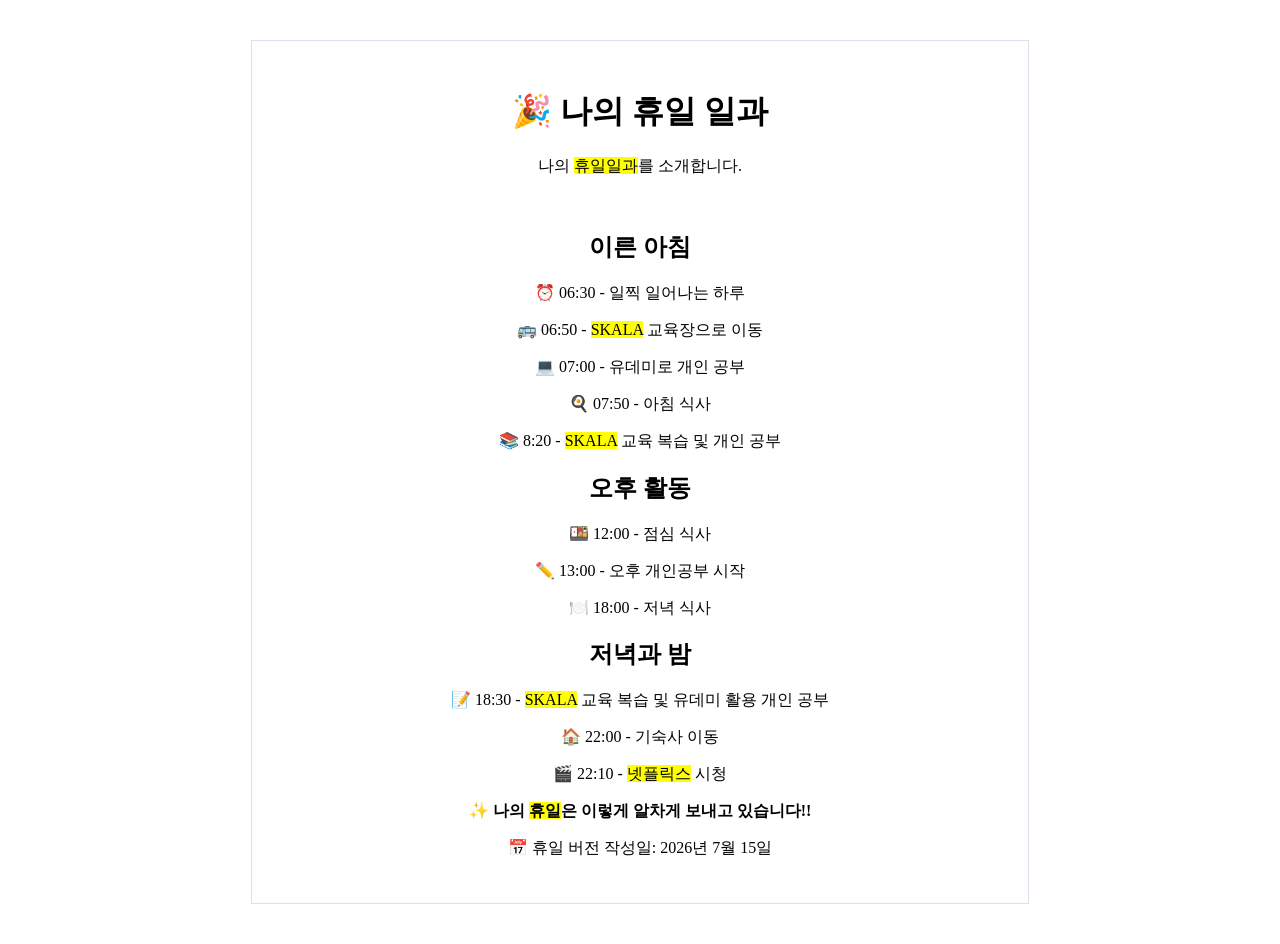
<file: holiday.html>
<!DOCTYPE html>
<html lang="ko">
<head>
    <meta charset="UTF-8">
    <title>나의 휴일 일과</title>
</head>
<body>
    <div class="container" style="max-width: 720px; margin: 40px auto; padding: 28px; background-color: white; border: 1px solid #d9e2ec; text-align: center;">
    <h1>🎉 나의 휴일 일과</h1>
    <p>나의 <mark>휴일일과</mark>를 소개합니다.</p>
    <br>
    <h2>이른 아침</h2>
    <p>⏰ 06:30 - 일찍 일어나는 하루</p>
    <p>🚌 06:50 - <mark>SKALA</mark> 교육장으로 이동</p>
    <p>💻 07:00 - 유데미로 개인 공부</p>
    <p>🍳 07:50 - 아침 식사</p>
    <p>📚 8:20 - <mark>SKALA</mark> 교육 복습 및 개인 공부</p>
    <h2>오후 활동</h2>
    <p>🍱 12:00 - 점심 식사</p>
    <p>✏️ 13:00 - 오후 개인공부 시작</p>
    <p>🍽️ 18:00 - 저녁 식사</p>
    <h2>저녁과 밤</h2>
    <p>📝 18:30 - <mark>SKALA</mark> 교육 복습 및 유데미 활용 개인 공부</p>
    <p>🏠 22:00 - 기숙사 이동</p>
    <p>🎬 22:10 - <mark>넷플릭스</mark> 시청</p>
    <p style="font-weight: bold;">✨ 나의 <mark>휴일</mark>은 이렇게 알차게 보내고 있습니다!!</p>
    <p>📅 휴일 버전 작성일: 2026년 7월 15일</p>
    </div>
</body>
</html>
</file>
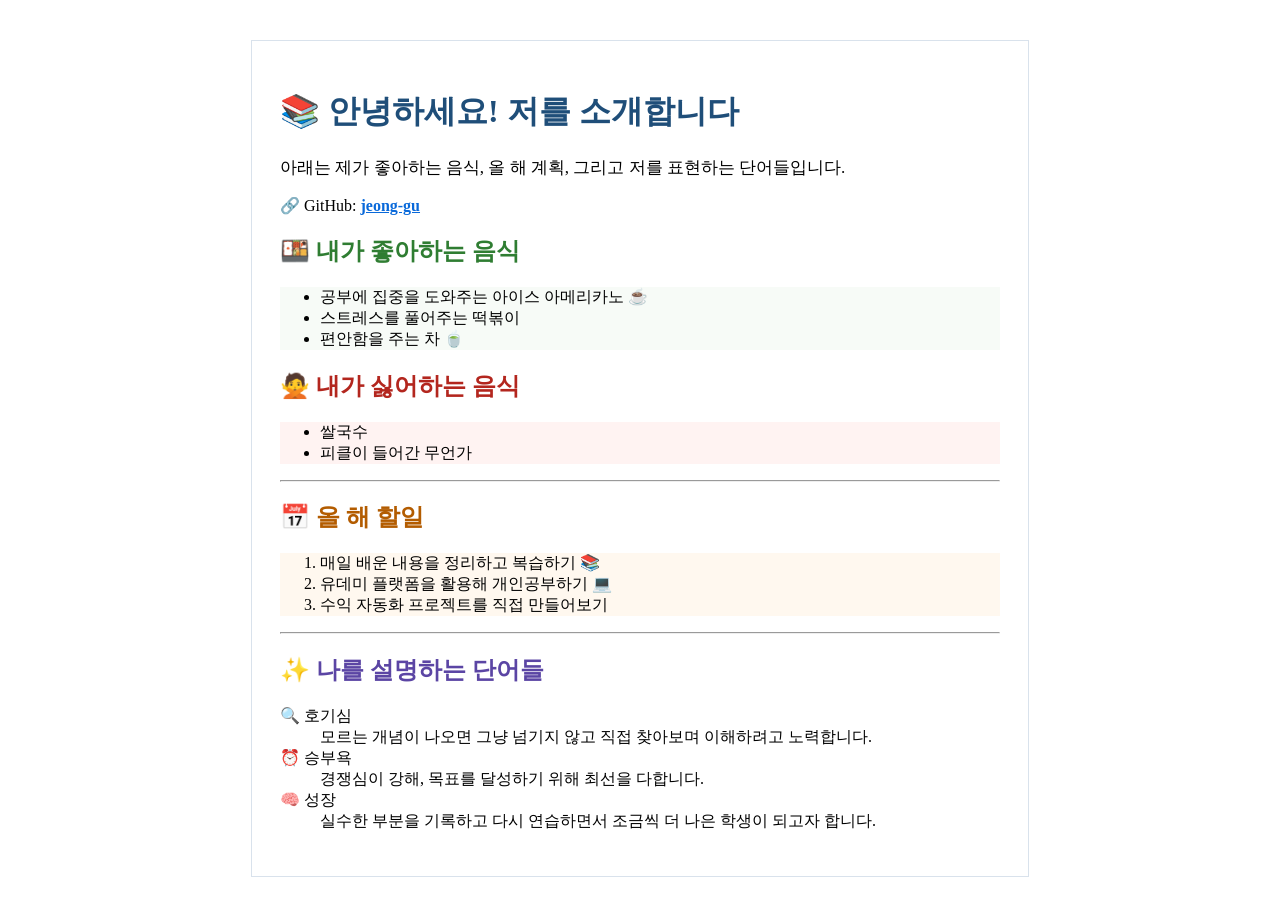
<file: myProfile.html>
<!DOCTYPE html>
<html lang="ko">
<head>
    <meta charset="UTF-8">
    <meta name="viewport" content="width=device-width, initial-scale=1.0">
    <title>나의 프로필</title>
</head>
<body>
    <div class="container" style="max-width: 720px; margin: 40px auto; padding: 28px;border: 1px solid #d9e2ec;">

    <h1 style="color: #1f4e79; font-size: 32px;">📚 안녕하세요! 저를 소개합니다</h1>
    <p style="font-size: 17px;">아래는 제가 좋아하는 음식, 올 해 계획, 그리고 저를 표현하는 단어들입니다.</p>
    <p style="font-size: 16px;">🔗 GitHub: <a href="https://github.com/jeong-gu" style="color: #0969da; font-weight: bold;">jeong-gu</a></p>

    <h2 style="color: #2f7d32;">🍱 내가 좋아하는 음식</h2>
    <ul style="background-color: #f7fbf7;">
        <li>공부에 집중을 도와주는 아이스 아메리카노 ☕</li>
        <li>스트레스를 풀어주는 떡볶이 </li>
        <li>편안함을 주는 차 🍵</li>
    </ul>

    <h2 style="color: #b3261e;">🙅 내가 싫어하는 음식</h2>
    <ul style="background-color: #fff3f2;">
        <li>쌀국수</li>
        <li>피클이 들어간 무언가</li>
    </ul>

    <hr>

    <h2 style="color: #b35c00;">📅 올 해 할일</h2>
    <ol style="background-color: #fff8ef;">
        <li>매일 배운 내용을 정리하고 복습하기 📚</li>
        <li>유데미 플랫폼을 활용해 개인공부하기 💻</li>
        <li>수익 자동화 프로젝트를 직접 만들어보기</li>
    </ol>

    <hr>

    <h2 style="color: #5b45a4;">✨ 나를 설명하는 단어들</h2>
    <dl>
        <dt>🔍 호기심</dt>
        <dd>모르는 개념이 나오면 그냥 넘기지 않고 직접 찾아보며 이해하려고 노력합니다.</dd>
        
        <dt>⏰ 승부욕</dt>
        <dd>경쟁심이 강해, 목표를 달성하기 위해 최선을 다합니다.</dd>
        
        <dt>🧠 성장</dt>
        <dd>실수한 부분을 기록하고 다시 연습하면서 조금씩 더 나은 학생이 되고자 합니다.</dd>
    </dl>

    </div>
</body>
</html>
</file>
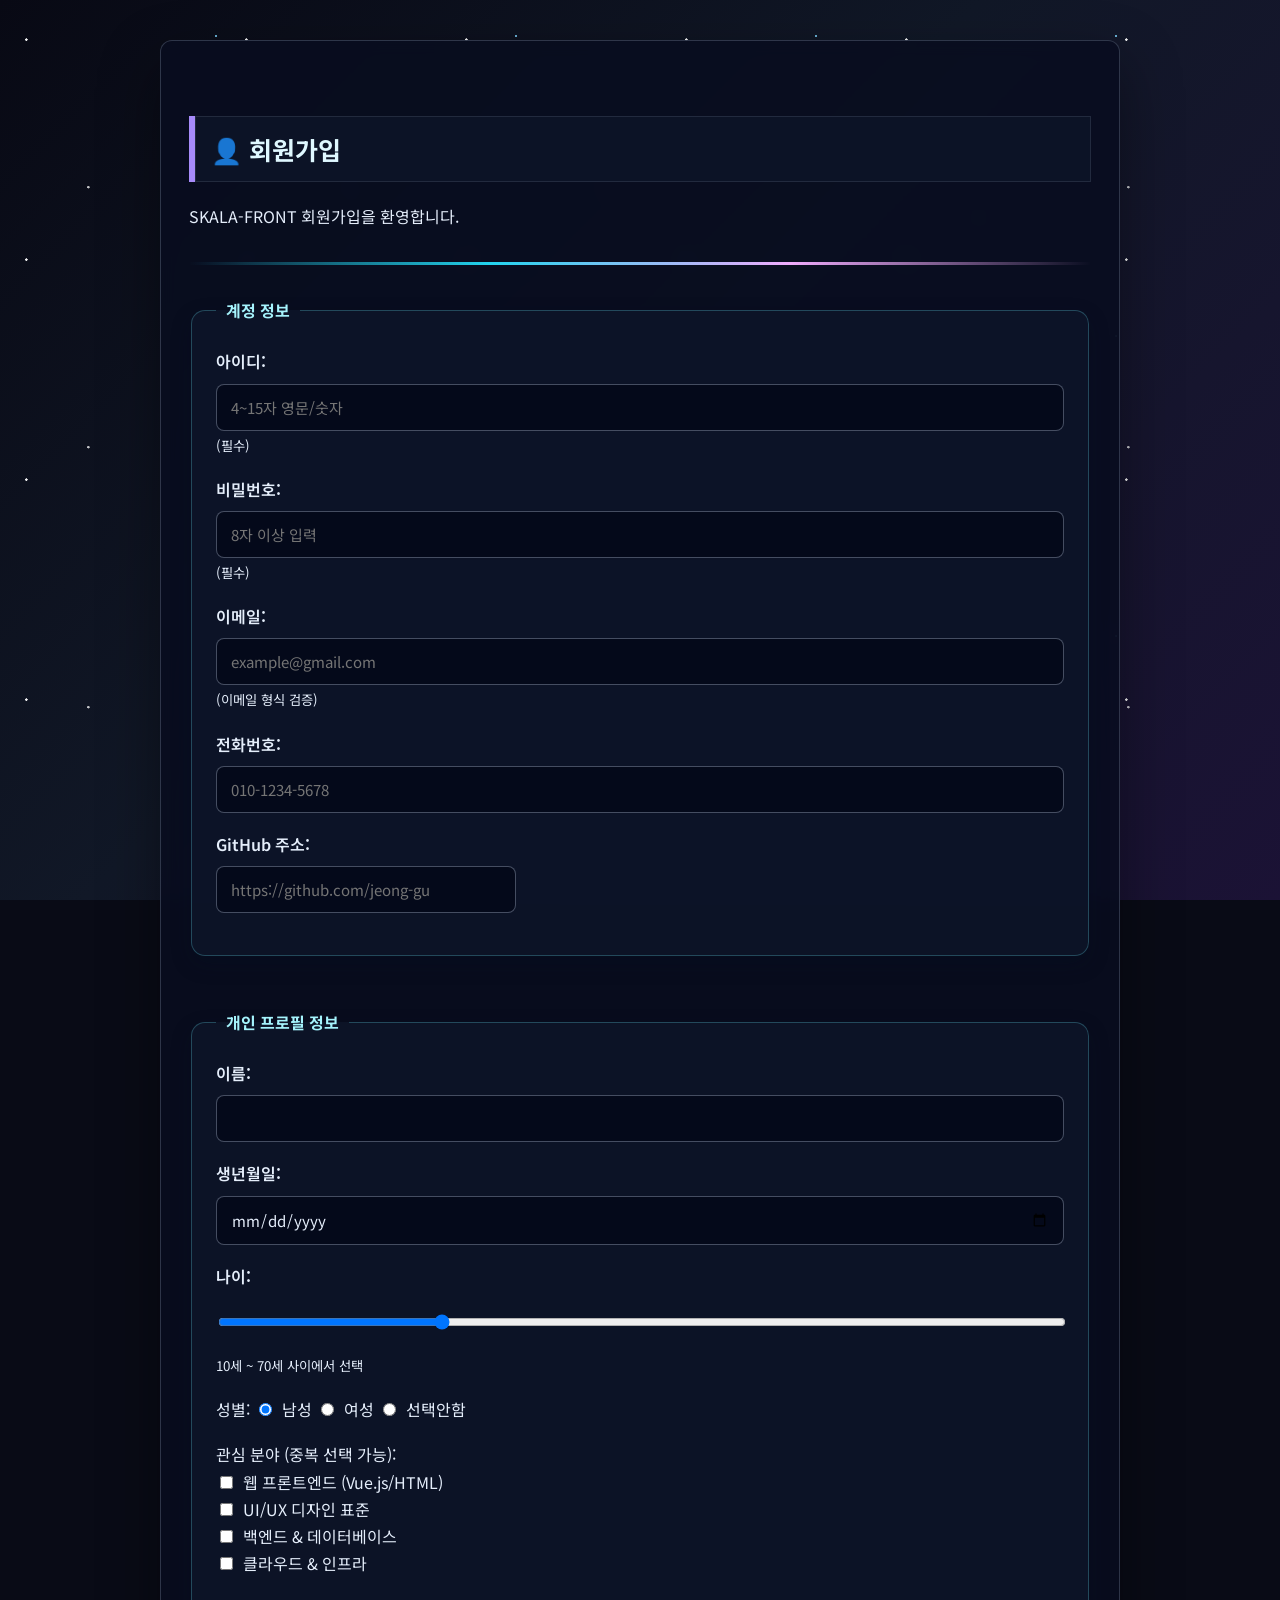
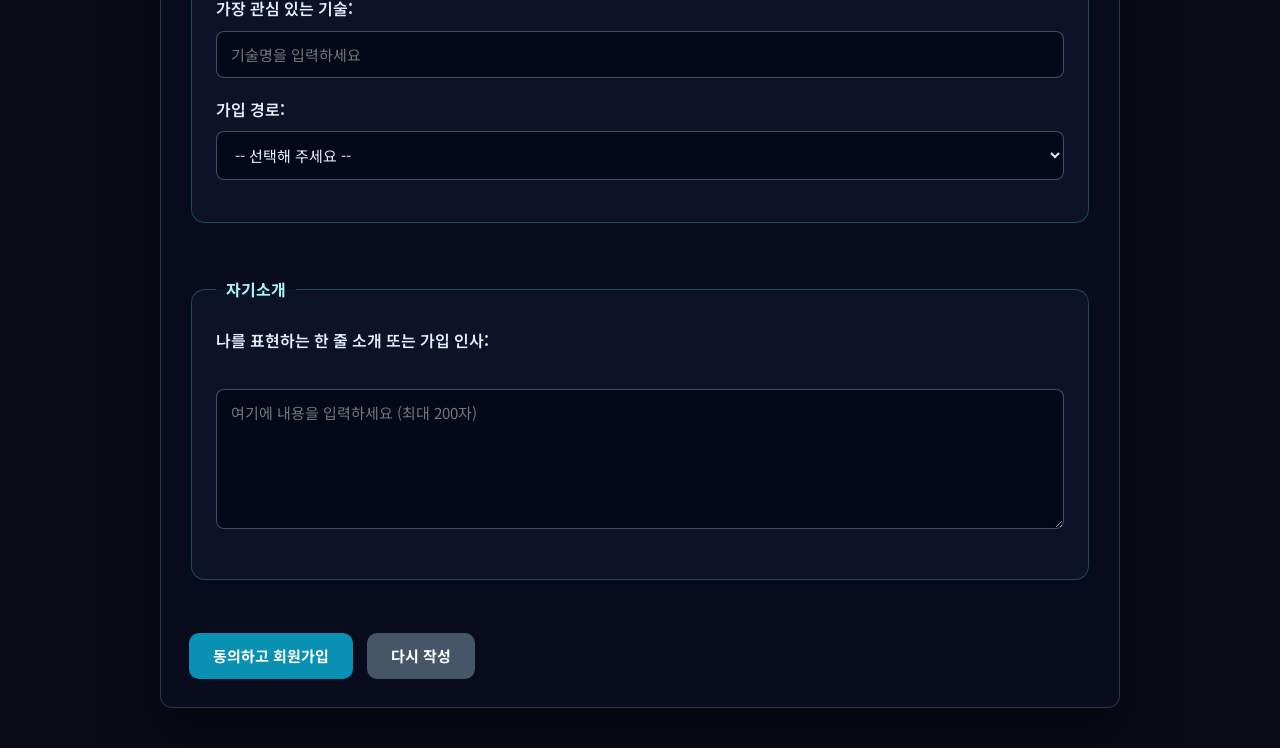
<file: signUp.html>
<!DOCTYPE html>
<html lang="ko">
<head>
    <meta charset="UTF-8">
    <meta name="viewport" content="width=device-width, initial-scale=1.0">
    <title>회원가입</title>
    <link rel="stylesheet" href="../css/style.css">
</head>
<body>
    <div class="container">

<h2>👤 회원가입</h2>
    <p>SKALA-FRONT 회원가입을 환영합니다.</p>
    <hr>

    <form action="signUpResult.html" method="get">
        
        <fieldset>
            <legend>계정 정보</legend>
            <p>
                <label for="userId">아이디: </label>
                <input type="text" id="userId" name="userId" minlength="4" maxlength="15" required placeholder="4~15자 영문/숫자">
                <small>(필수)</small>
            </p>
            <p>
                <label for="userPw">비밀번호: </label>
                <input type="password" id="userPw" name="userPw" minlength="8" required placeholder="8자 이상 입력">
                <small>(필수)</small>
            </p>
            <p>
                <label for="userEmail">이메일: </label>
                <input type="email" id="userEmail" name="userEmail" required placeholder="example@gmail.com">
                <small>(이메일 형식 검증)</small>
            </p>
            <p>
                <label for="userPhone">전화번호: </label>
                <input type="tel" id="userPhone" name="userPhone" placeholder="010-1234-5678">
            </p>
            <p>
                <label for="githubUrl">GitHub 주소: </label>
                <input type="url" id="githubUrl" style="width: 300px;" name="githubUrl" placeholder="https://github.com/jeong-gu">
            </p>
        </fieldset>

        <br>

        <fieldset>
            <legend>개인 프로필 정보</legend>
            <p>
                <label for="userName">이름: </label>
                <input type="text" id="userName" name="userName" required>
            </p>
            <p>
                <label for="userBirth">생년월일: </label>
                <input type="date" id="userBirth" name="userBirth">
            </p>
            <p>
                <label for="userAge">나이: </label>
                <input type="range" id="userAge" name="userAge" min="10" max="70" step="1" value="25">
                <small>10세 ~ 70세 사이에서 선택</small>
            </p>
            <p>
                성별: 
                <label><input type="radio" name="gender" value="male" checked> 남성</label>
                <label><input type="radio" name="gender" value="female"> 여성</label>
                <label><input type="radio" name="gender" value="none"> 선택안함</label>
            </p>
            <p>
                관심 분야 (중복 선택 가능): <br>
                <label><input type="checkbox" name="interest" value="frontend"> 웹 프론트엔드 (Vue.js/HTML)</label><br>
                <label><input type="checkbox" name="interest" value="uiux"> UI/UX 디자인 표준</label><br>
                <label><input type="checkbox" name="interest" value="backend"> 백엔드 & 데이터베이스</label><br>
                <label><input type="checkbox" name="interest" value="devops"> 클라우드 & 인프라</label>
            </p>
            <p>
                <label for="favoriteSkill">가장 관심 있는 기술: </label>
                <input type="text" id="favoriteSkill" name="favoriteSkill" list="skillList" placeholder="기술명을 입력하세요">
                <datalist id="skillList">
                    <option value="HTML">
                    <option value="CSS">
                    <option value="JavaScript">
                    <option value="Vue.js">
                    <option value="Python">
                    <option value="Java">
                    <option value="AWS">
                    <option value="Docker">
                    <option value="PostgreSQL">
                </datalist>
            </p>
            
            <p>
                <label for="joinPath">가입 경로: </label>
                <select id="joinPath" name="joinPath">
                    <option value="" disabled selected>-- 선택해 주세요 --</option>
                    <option value="search">인터넷 검색</option>
                    <option value="friend">지인 추천</option>
                    <option value="sns">SNS 광고</option>
                    <option value="etc">기타</option>
                </select>
            </p>
        </fieldset>

        <br>

        <fieldset>
            <legend>자기소개</legend>
            <p>
                <label for="intro">나를 표현하는 한 줄 소개 또는 가입 인사:</label><br>
                <textarea id="intro" name="intro" rows="5" cols="50" placeholder="여기에 내용을 입력하세요 (최대 200자)"></textarea>
            </p>
        </fieldset>

        <br>

        <input type="submit" class="btn-submit" value="동의하고 회원가입">
        <input type="reset" class="btn-reset" value="다시 작성">

    </form>

    </div>
</body>
</html>
</file>
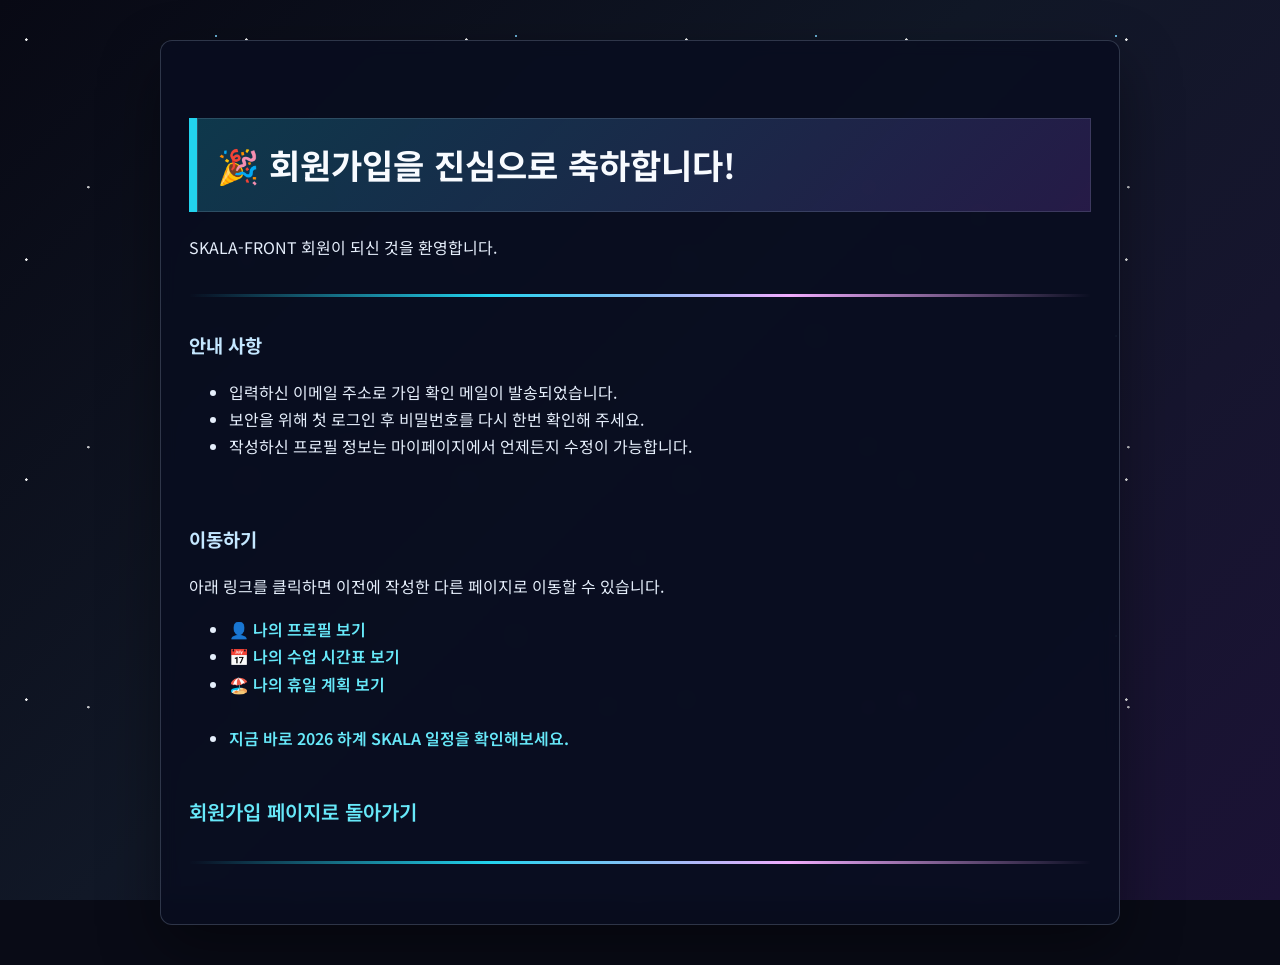
<file: signUpResult.html>
<!DOCTYPE html>
<html lang="ko">
<head>
    <meta charset="UTF-8">
    <meta name="viewport" content="width=device-width, initial-scale=1.0">
    <title>회원가입 완료 - 환영합니다!</title>
    <link rel="stylesheet" href="../css/style.css">
</head>
<body>
    <div class="container">

    <h1>🎉 회원가입을 진심으로 축하합니다!</h1>
    <p>SKALA-FRONT 회원이 되신 것을 환영합니다.</p>
    <hr>

    <h3>안내 사항</h3>
    <ul>
        <li>입력하신 이메일 주소로 가입 확인 메일이 발송되었습니다.</li>
        <li>보안을 위해 첫 로그인 후 비밀번호를 다시 한번 확인해 주세요.</li>
        <li>작성하신 프로필 정보는 마이페이지에서 언제든지 수정이 가능합니다.</li>
    </ul>

    <br>

    <h3>이동하기</h3>
    <p>아래 링크를 클릭하면 이전에 작성한 다른 페이지로 이동할 수 있습니다.</p>
    
    <ul>
        <li><a href="myProfile.html">👤 나의 프로필 보기</a></li>
        <li><a href="myClass.html">📅 나의 수업 시간표 보기</a></li>
        <li><a href="Holiday.html">🏖️ 나의 휴일 계획 보기</a></li>
        <br>
        <li><a href="./output/4개반 시간표_260710.html">지금 바로 2026 하계 SKALA 일정을 확인해보세요.</a></li>
    </ul>

    <br>
    <a href="signUp.html" style="font-size: 20px;">회원가입 페이지로 돌아가기</a>
    <hr>

    </div>
</body>
</html>
</file>
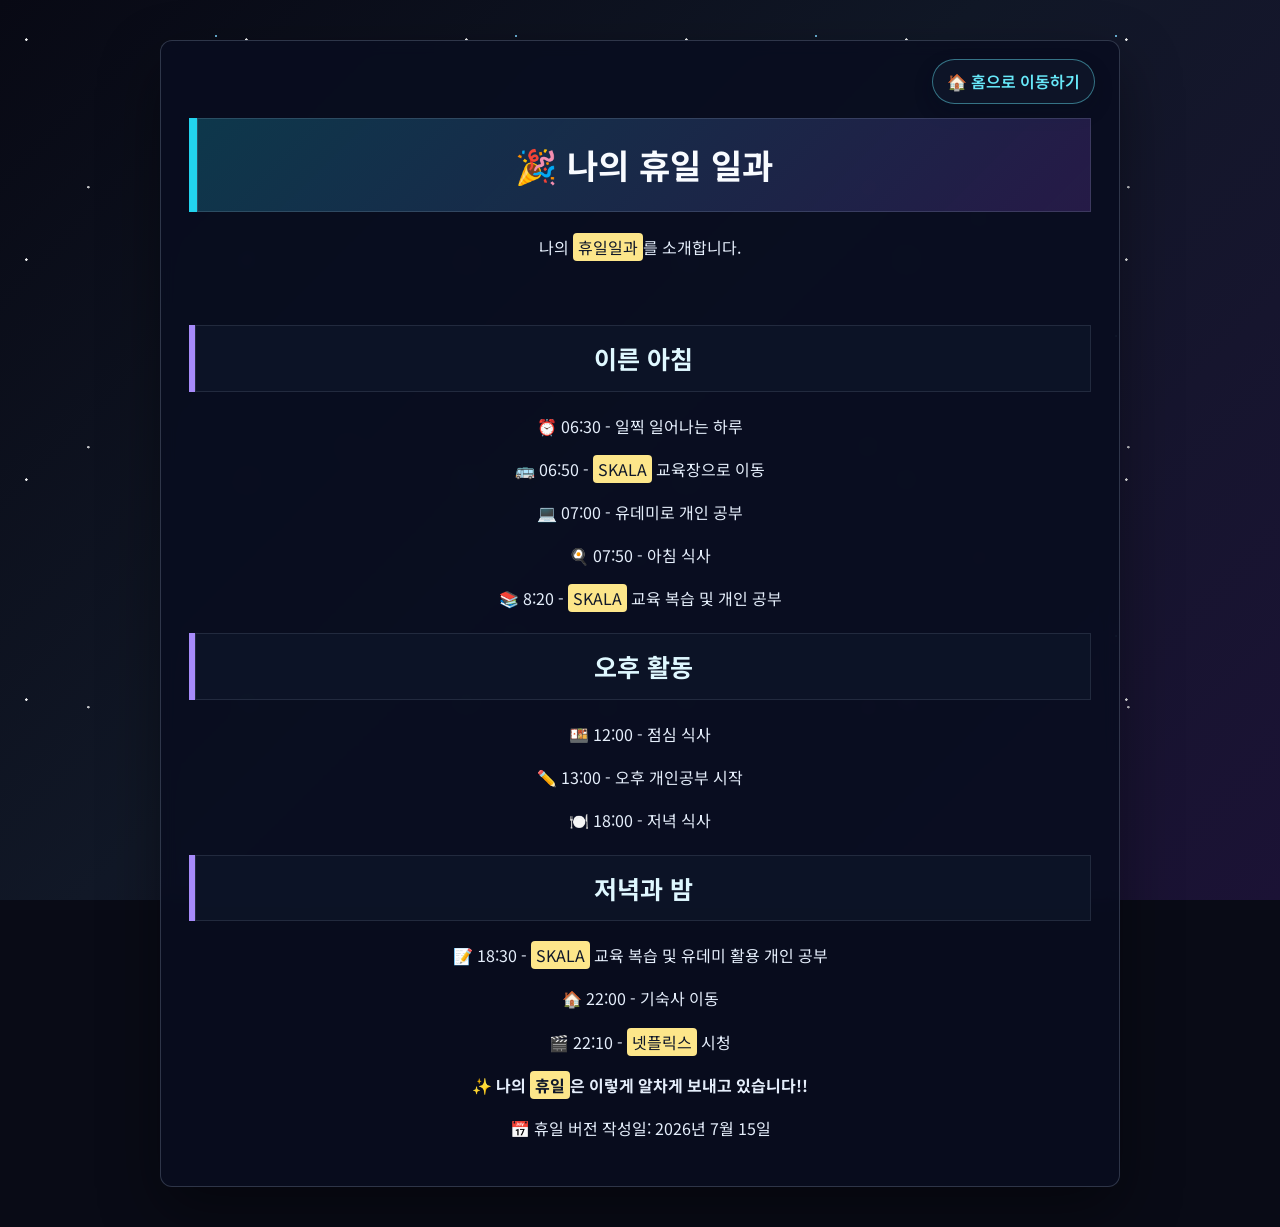
<file: html/holiday.html>
<!DOCTYPE html>
<html lang="ko">
<head>
    <meta charset="UTF-8">
    <title>나의 휴일 일과</title>
    <link rel="stylesheet" href="../css/style.css">
</head>
<body>
    <div class="container center-page">
    <a href="index.html" class="home-link">🏠 홈으로 이동하기</a>
    <h1 class="hero-title">🎉 나의 휴일 일과</h1>
    <p>나의 <mark>휴일일과</mark>를 소개합니다.</p>
    <br>
    <h2>이른 아침</h2>
    <p>⏰ 06:30 - 일찍 일어나는 하루</p>
    <p>🚌 06:50 - <mark>SKALA</mark> 교육장으로 이동</p>
    <p>💻 07:00 - 유데미로 개인 공부</p>
    <p>🍳 07:50 - 아침 식사</p>
    <p>📚 8:20 - <mark>SKALA</mark> 교육 복습 및 개인 공부</p>
    <h2>오후 활동</h2>
    <p>🍱 12:00 - 점심 식사</p>
    <p>✏️ 13:00 - 오후 개인공부 시작</p>
    <p>🍽️ 18:00 - 저녁 식사</p>
    <h2>저녁과 밤</h2>
    <p>📝 18:30 - <mark>SKALA</mark> 교육 복습 및 유데미 활용 개인 공부</p>
    <p>🏠 22:00 - 기숙사 이동</p>
    <p>🎬 22:10 - <mark>넷플릭스</mark> 시청</p>
    <p class="strong-text">✨ 나의 <mark>휴일</mark>은 이렇게 알차게 보내고 있습니다!!</p>
    <p>📅 휴일 버전 작성일: 2026년 7월 15일</p>
    </div>
</body>
</html>
</file>
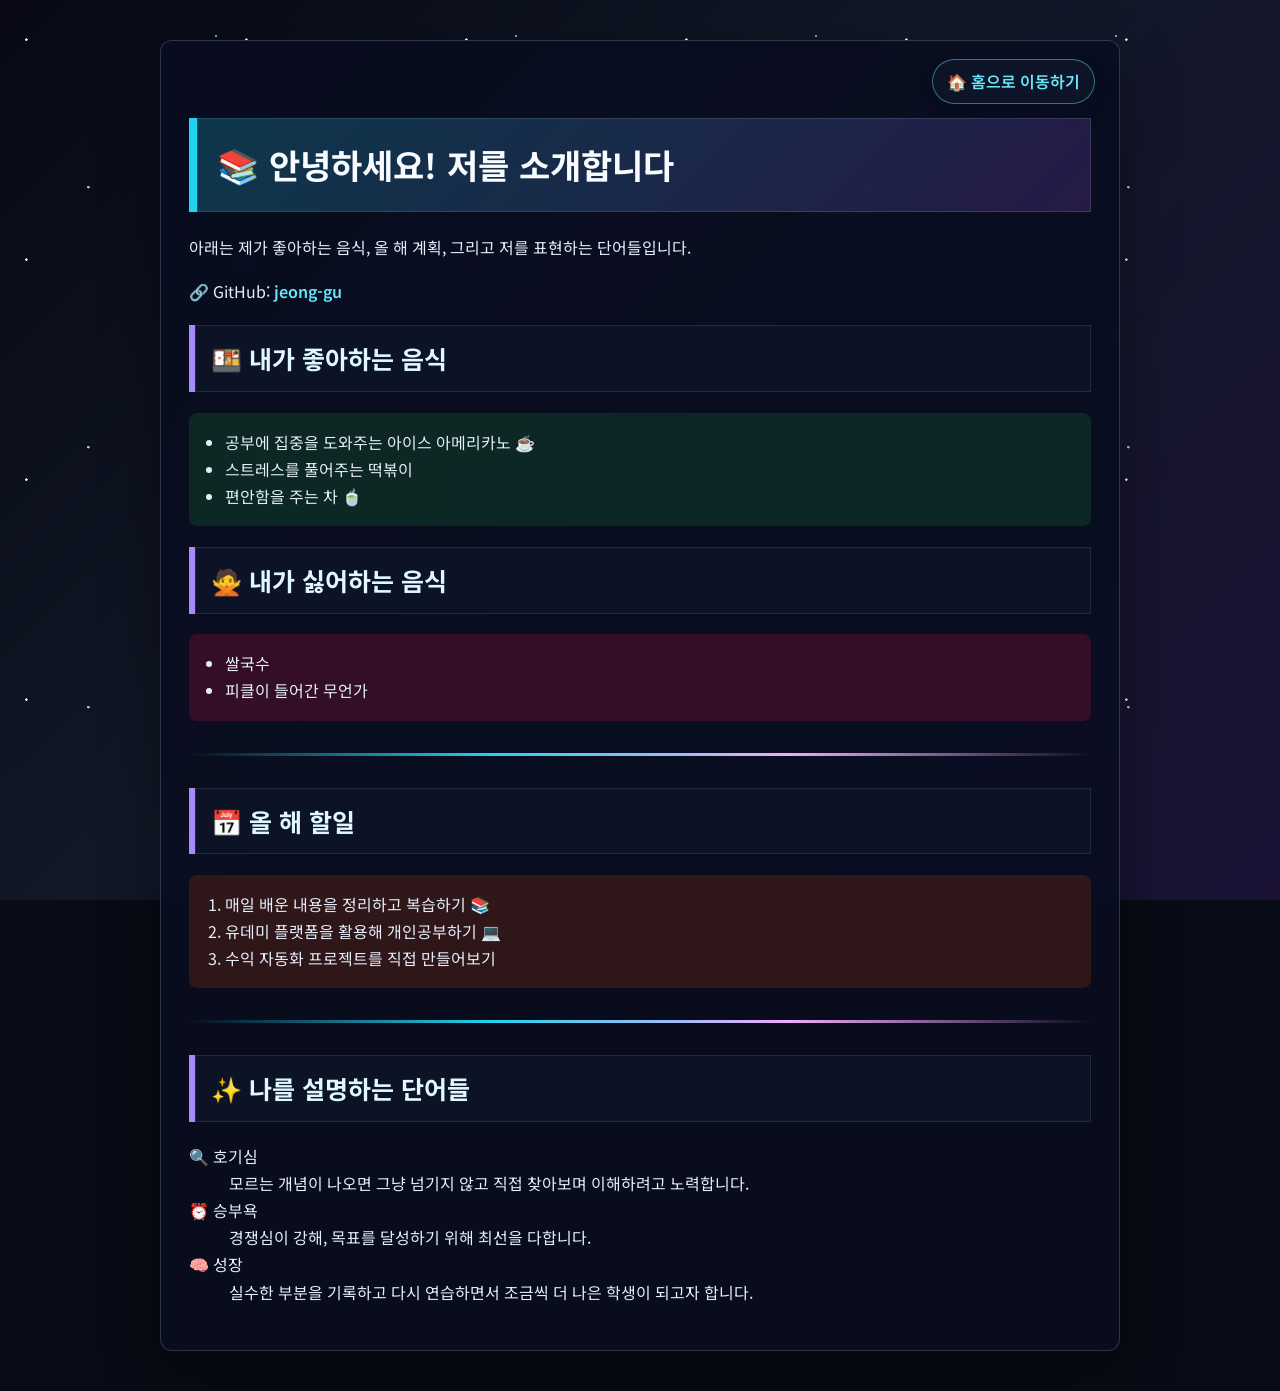
<file: html/myProfile.html>
<!DOCTYPE html>
<html lang="ko">
<head>
    <meta charset="UTF-8">
    <meta name="viewport" content="width=device-width, initial-scale=1.0">
    <title>나의 프로필</title>
    <link rel="stylesheet" href="../css/style.css">
</head>
<body>
    <div class="container">

    <a href="index.html" class="home-link">🏠 홈으로 이동하기</a>
    <h1 class="hero-title">📚 안녕하세요! 저를 소개합니다</h1>
    <p>아래는 제가 좋아하는 음식, 올 해 계획, 그리고 저를 표현하는 단어들입니다.</p>
    <p>🔗 GitHub: <a href="https://github.com/jeong-gu">jeong-gu</a></p>

    <h2>🍱 내가 좋아하는 음식</h2>
    <ul class="profile-list favorite-list">
        <li>공부에 집중을 도와주는 아이스 아메리카노 ☕</li>
        <li>스트레스를 풀어주는 떡볶이 </li>
        <li>편안함을 주는 차 🍵</li>
    </ul>

    <h2>🙅 내가 싫어하는 음식</h2>
    <ul class="profile-list dislike-list">
        <li>쌀국수</li>
        <li>피클이 들어간 무언가</li>
    </ul>

    <hr>

    <h2>📅 올 해 할일</h2>
    <ol class="profile-list todo-list">
        <li>매일 배운 내용을 정리하고 복습하기 📚</li>
        <li>유데미 플랫폼을 활용해 개인공부하기 💻</li>
        <li>수익 자동화 프로젝트를 직접 만들어보기</li>
    </ol>

    <hr>

    <h2>✨ 나를 설명하는 단어들</h2>
    <dl>
        <dt>🔍 호기심</dt>
        <dd>모르는 개념이 나오면 그냥 넘기지 않고 직접 찾아보며 이해하려고 노력합니다.</dd>
        
        <dt>⏰ 승부욕</dt>
        <dd>경쟁심이 강해, 목표를 달성하기 위해 최선을 다합니다.</dd>
        
        <dt>🧠 성장</dt>
        <dd>실수한 부분을 기록하고 다시 연습하면서 조금씩 더 나은 학생이 되고자 합니다.</dd>
    </dl>

    </div>
</body>
</html>
</file>
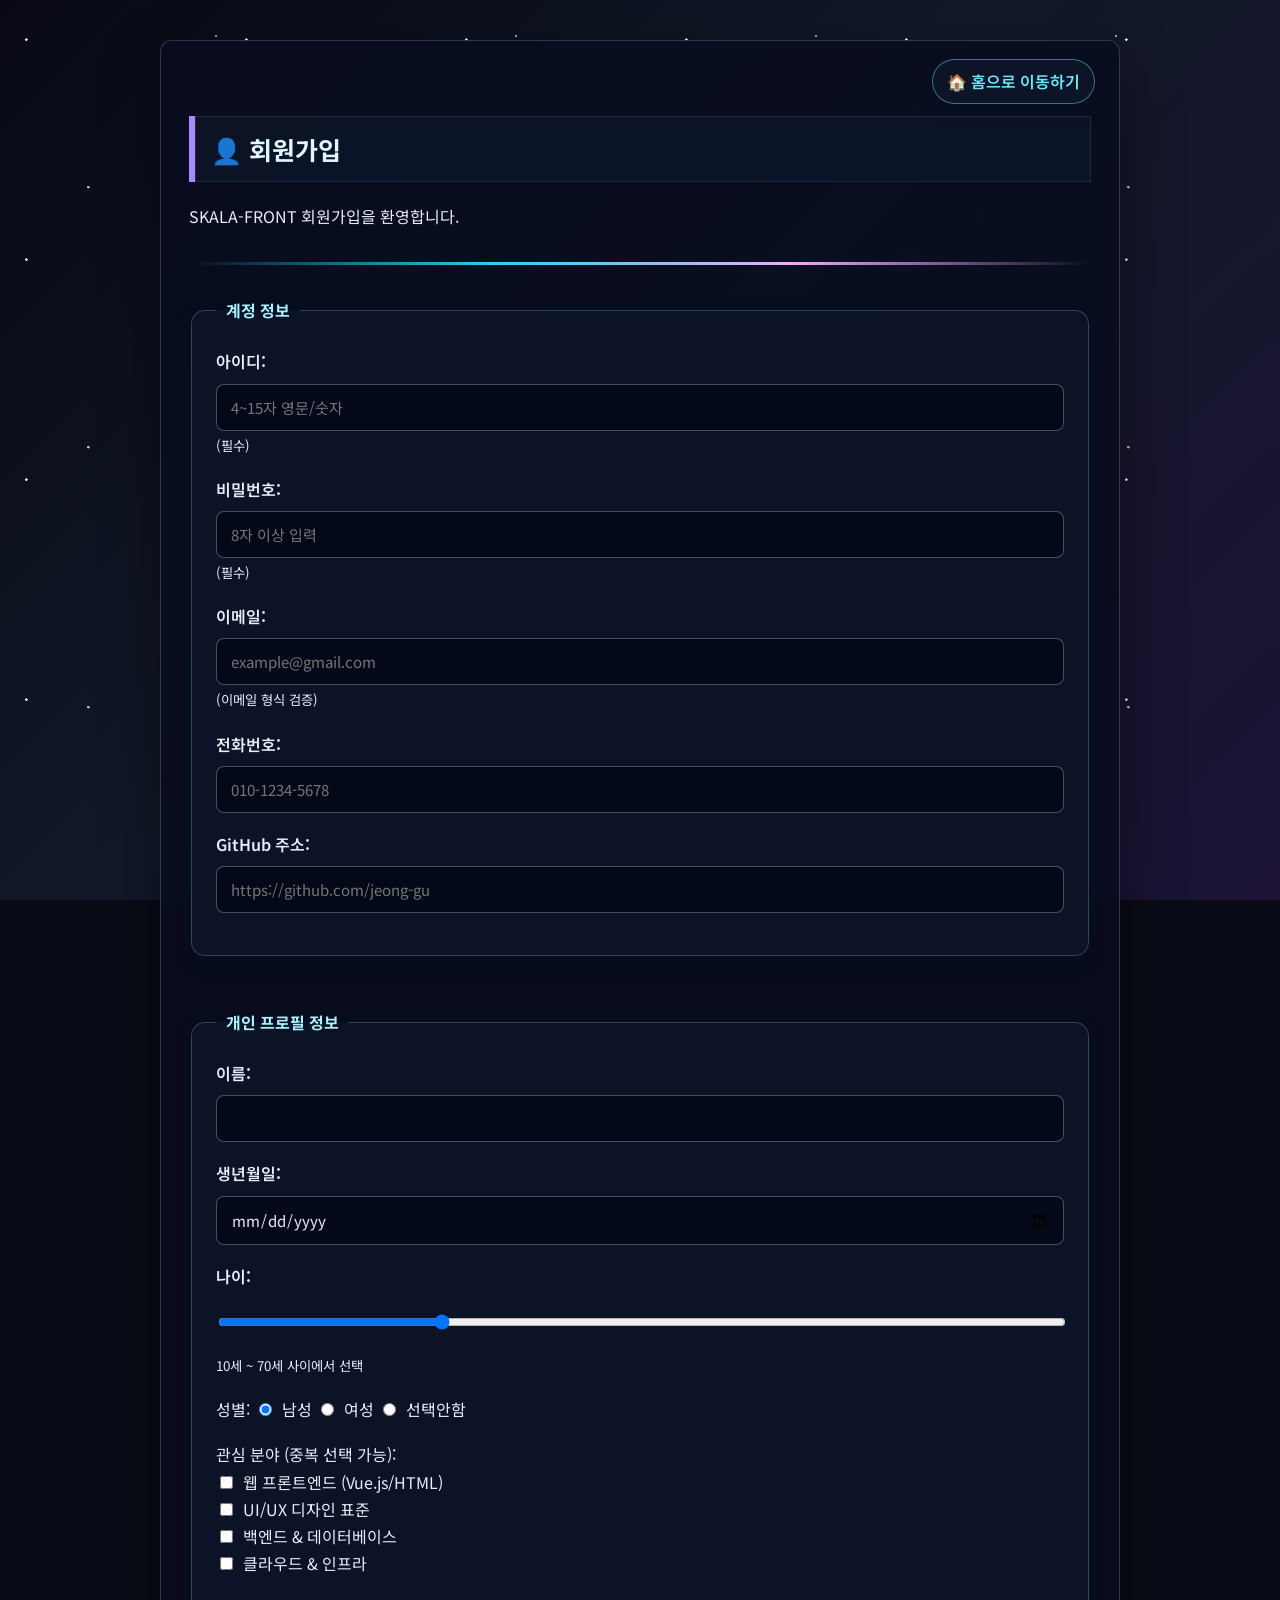
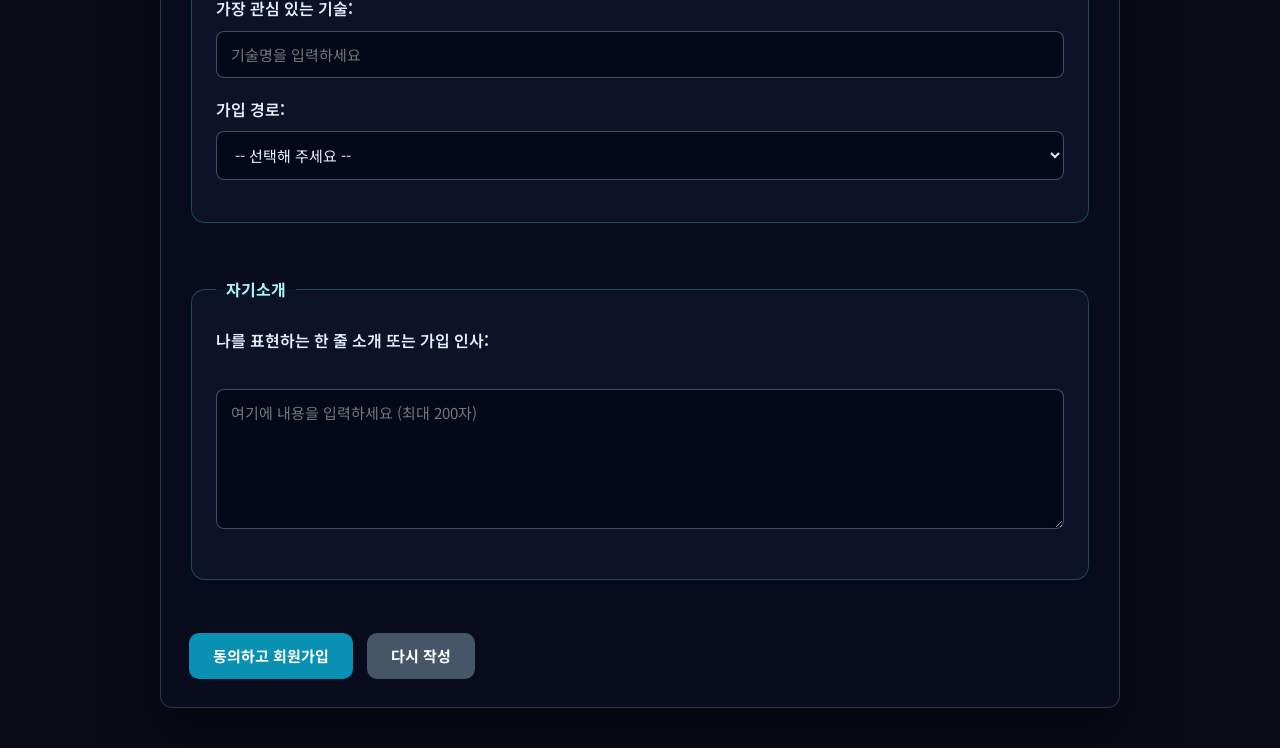
<file: html/signUp.html>
<!DOCTYPE html>
<html lang="ko">
<head>
    <meta charset="UTF-8">
    <meta name="viewport" content="width=device-width, initial-scale=1.0">
    <title>회원가입</title>
    <link rel="stylesheet" href="../css/style.css">
</head>
<body>
    <div class="container">

    <a href="index.html" class="home-link">🏠 홈으로 이동하기</a>
    <h2 class="hero-title">👤 회원가입</h2>
    <p>SKALA-FRONT 회원가입을 환영합니다.</p>
    <hr>

    <form action="signUpResult.html" method="get">
        
        <fieldset>
            <legend>계정 정보</legend>
            <p>
                <label for="userId">아이디: </label>
                <input type="text" id="userId" name="userId" minlength="4" maxlength="15" required placeholder="4~15자 영문/숫자">
                <small>(필수)</small>
            </p>
            <p>
                <label for="userPw">비밀번호: </label>
                <input type="password" id="userPw" name="userPw" minlength="8" required placeholder="8자 이상 입력">
                <small>(필수)</small>
            </p>
            <p>
                <label for="userEmail">이메일: </label>
                <input type="email" id="userEmail" name="userEmail" required placeholder="example@gmail.com">
                <small>(이메일 형식 검증)</small>
            </p>
            <p>
                <label for="userPhone">전화번호: </label>
                <input type="tel" id="userPhone" name="userPhone" placeholder="010-1234-5678">
            </p>
            <p>
                <label for="githubUrl">GitHub 주소: </label>
                <input type="url" id="githubUrl" class="wide-input" name="githubUrl" placeholder="https://github.com/jeong-gu">
            </p>
        </fieldset>

        <br>

        <fieldset>
            <legend>개인 프로필 정보</legend>
            <p>
                <label for="userName">이름: </label>
                <input type="text" id="userName" name="userName" required>
            </p>
            <p>
                <label for="userBirth">생년월일: </label>
                <input type="date" id="userBirth" name="userBirth">
            </p>
            <p>
                <label for="userAge">나이: </label>
                <input type="range" id="userAge" name="userAge" min="10" max="70" step="1" value="25">
                <small>10세 ~ 70세 사이에서 선택</small>
            </p>
            <p>
                성별: 
                <label><input type="radio" name="gender" value="male" checked> 남성</label>
                <label><input type="radio" name="gender" value="female"> 여성</label>
                <label><input type="radio" name="gender" value="none"> 선택안함</label>
            </p>
            <p>
                관심 분야 (중복 선택 가능): <br>
                <label><input type="checkbox" name="interest" value="frontend"> 웹 프론트엔드 (Vue.js/HTML)</label><br>
                <label><input type="checkbox" name="interest" value="uiux"> UI/UX 디자인 표준</label><br>
                <label><input type="checkbox" name="interest" value="backend"> 백엔드 & 데이터베이스</label><br>
                <label><input type="checkbox" name="interest" value="devops"> 클라우드 & 인프라</label>
            </p>
            <p>
                <label for="favoriteSkill">가장 관심 있는 기술: </label>
                <input type="text" id="favoriteSkill" name="favoriteSkill" list="skillList" placeholder="기술명을 입력하세요">
                <datalist id="skillList">
                    <option value="HTML">
                    <option value="CSS">
                    <option value="JavaScript">
                    <option value="Vue.js">
                    <option value="Python">
                    <option value="Java">
                    <option value="AWS">
                    <option value="Docker">
                    <option value="PostgreSQL">
                </datalist>
            </p>
            
            <p>
                <label for="joinPath">가입 경로: </label>
                <select id="joinPath" name="joinPath">
                    <option value="" disabled selected>-- 선택해 주세요 --</option>
                    <option value="search">인터넷 검색</option>
                    <option value="friend">지인 추천</option>
                    <option value="sns">SNS 광고</option>
                    <option value="etc">기타</option>
                </select>
            </p>
        </fieldset>

        <br>

        <fieldset>
            <legend>자기소개</legend>
            <p>
                <label for="intro">나를 표현하는 한 줄 소개 또는 가입 인사:</label><br>
                <textarea id="intro" name="intro" rows="5" cols="50" placeholder="여기에 내용을 입력하세요 (최대 200자)"></textarea>
            </p>
        </fieldset>

        <br>

        <input type="submit" class="btn-submit" value="동의하고 회원가입">
        <input type="reset" class="btn-reset" value="다시 작성">

    </form>

    </div>
</body>
</html>
</file>
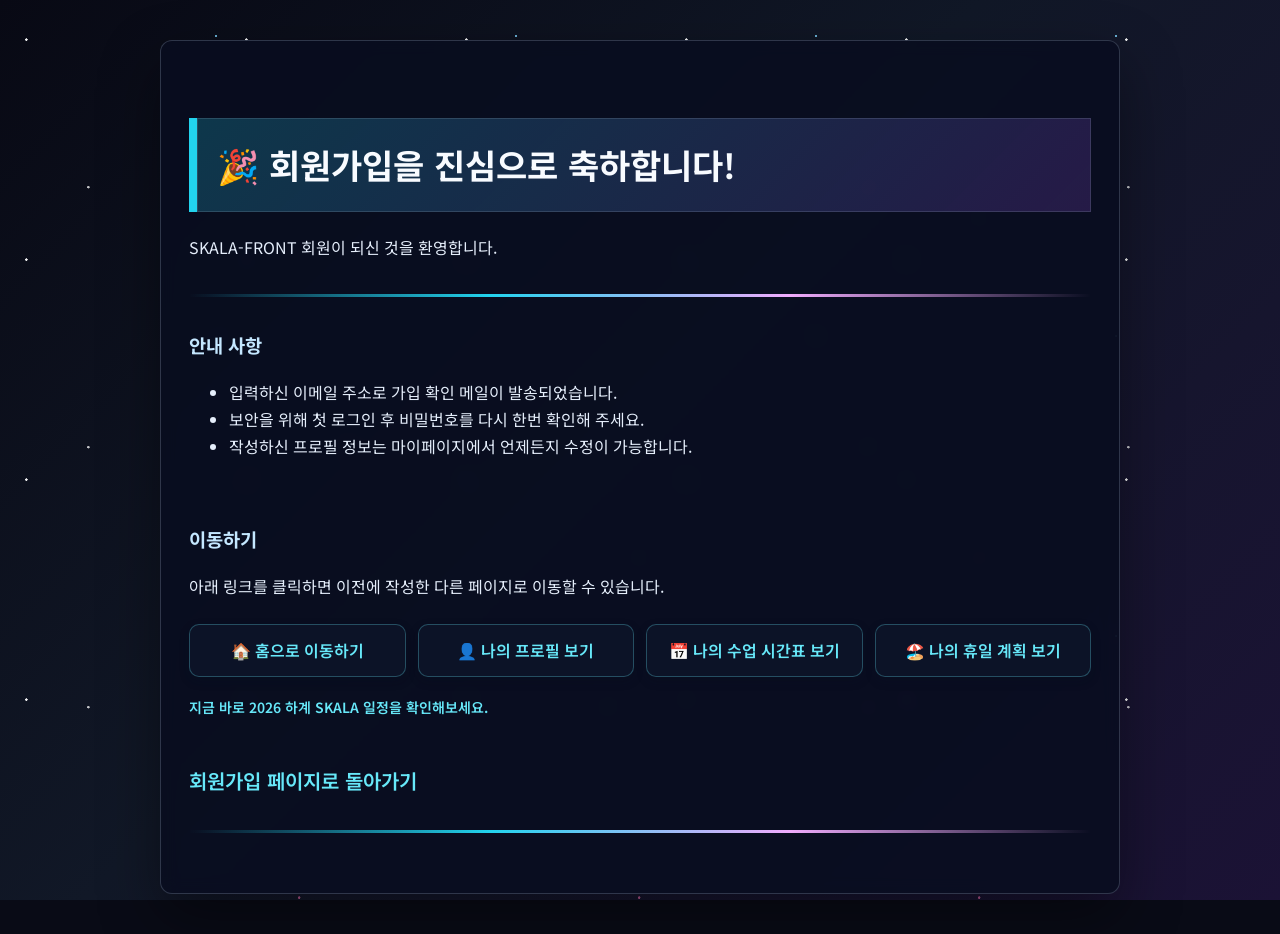
<file: html/signUpResult.html>
<!DOCTYPE html>
<html lang="ko">
<head>
    <meta charset="UTF-8">
    <meta name="viewport" content="width=device-width, initial-scale=1.0">
    <title>회원가입 완료 - 환영합니다!</title>
    <link rel="stylesheet" href="../css/style.css">
</head>
<body>
    <div class="container">

    <h1 class="hero-title">🎉 회원가입을 진심으로 축하합니다!</h1>
    <p>SKALA-FRONT 회원이 되신 것을 환영합니다.</p>
    <hr>

    <h3>안내 사항</h3>
    <ul>
        <li>입력하신 이메일 주소로 가입 확인 메일이 발송되었습니다.</li>
        <li>보안을 위해 첫 로그인 후 비밀번호를 다시 한번 확인해 주세요.</li>
        <li>작성하신 프로필 정보는 마이페이지에서 언제든지 수정이 가능합니다.</li>
    </ul>

    <br>

    <h3>이동하기</h3>
    <p>아래 링크를 클릭하면 이전에 작성한 다른 페이지로 이동할 수 있습니다.</p>
    
    <ul class="shortcut-list result-link-list">
        <li><a href="index.html">🏠 홈으로 이동하기</a></li>
        <li><a href="myProfile.html">👤 나의 프로필 보기</a></li>
        <li><a href="myClass.html">📅 나의 수업 시간표 보기</a></li>
        <li><a href="holiday.html">🏖️ 나의 휴일 계획 보기</a></li>
    </ul>

    <p><a href="./output/4개반 시간표_260710.html" class="small-link">지금 바로 2026 하계 SKALA 일정을 확인해보세요.</a></p>

    <br>
    <a href="signUp.html" class="back-link">회원가입 페이지로 돌아가기</a>
    <hr>

    </div>
</body>
</html>
</file>
<file: css/style.css>
@import url("https://fonts.googleapis.com/css2?family=Noto+Sans+KR:wght@400;500;700&display=swap");

body {
    margin: 0;
    padding: 0;
    font-family: "Noto Sans KR", Arial, sans-serif;
    line-height: 1.7;
    color: #e5eefb;
    background-color: #090b16;
    background-image:
        radial-gradient(circle at 12% 18%, rgba(255, 255, 255, 0.95) 0 1px, transparent 1.5px),
        radial-gradient(circle at 72% 12%, rgba(125, 211, 252, 0.8) 0 1px, transparent 1.5px),
        radial-gradient(circle at 34% 72%, rgba(255, 255, 255, 0.75) 0 1px, transparent 1.5px),
        radial-gradient(circle at 88% 64%, rgba(244, 114, 182, 0.7) 0 1px, transparent 1.5px),
        linear-gradient(135deg, #080914 0%, #111827 45%, #1b1235 100%);
    background-attachment: fixed;
    background-size: 220px 220px, 300px 300px, 260px 260px, 340px 340px, cover;
}

* {
    box-sizing: border-box;
}

h1 {
    color: #f8fbff;
    font-size: 34px;
    padding: 18px 20px;
    border-left: 8px solid #22d3ee;
    background: linear-gradient(135deg, rgba(34, 211, 238, 0.22), rgba(168, 85, 247, 0.18));
    box-shadow: inset 0 0 0 1px rgba(148, 163, 184, 0.22);
}

h2 {
    color: #dff8ff;
    font-size: 25px;
    padding: 12px 16px;
    border-left: 6px solid #a78bfa;
    background: rgba(15, 23, 42, 0.72);
    box-shadow: inset 0 0 0 1px rgba(148, 163, 184, 0.16);
}

h3,
h4 {
    color: #c4e7ff;
}

a {
    color: #67e8f9;
    text-decoration: none;
    font-weight: 600;
    transition: color 0.35s ease, background-color 0.35s ease;
}

a:hover {
    color: #f0abfc;
    text-decoration: underline;
}

hr {
    border: 0;
    height: 3px;
    margin: 32px 0;
    background: linear-gradient(to right, transparent, #22d3ee, #f0abfc, transparent);
    border-radius: 999px;
}

mark {
    padding: 2px 5px;
    color: #0f172a;
    background-color: #fde68a;
    border-radius: 4px;
}

.strong-text {
    font-weight: 700;
}

.small-link {
    font-size: 14px;
}

.back-link {
    font-size: 20px;
}

.home-link {
    position: absolute;
    top: 18px;
    right: 24px;
    display: inline-block;
    padding: 8px 14px;
    border: 1px solid rgba(103, 232, 249, 0.45);
    border-radius: 999px;
    background-color: rgba(15, 23, 42, 0.86);
    box-shadow: 0 8px 18px rgba(8, 13, 31, 0.3);
}

table {
    width: 100%;
    margin: 18px 0;
    border-collapse: collapse;
    background-color: rgba(15, 23, 42, 0.86);
    box-shadow: 0 14px 30px rgba(8, 13, 31, 0.25);
}

th {
    color: #eff6ff;
    background-color: rgba(79, 70, 229, 0.55);
}

th,
td {
    padding: 12px;
    border-color: rgba(148, 163, 184, 0.35);
    vertical-align: middle;
}

.class-schedule tbody td {
    position: relative;
    transition: color 0.35s ease, background-color 0.35s ease, box-shadow 0.35s ease;
}

.class-schedule tbody td > a::after {
    position: absolute;
    inset: 0;
    content: "";
    cursor: pointer;
}

.class-schedule tbody td > a:focus-visible::after {
    outline: 3px solid #22d3ee;
    outline-offset: -4px;
}

.class-schedule tbody td:hover {
    color: #ffffff;
    background-color: #2563eb;
    box-shadow: inset 0 -3px 0 #22d3ee;
}

.class-schedule tbody td:hover a {
    color: #ffffff;
}

img, video {
    max-width: 100%;
    border-radius: 8px;
}

audio {
    width: 100%;
    margin: 10px 0;
}

footer {
    max-width: 960px;
    margin: 24px auto;
    padding: 20px 28px;
    color: #b6c7dd;
}

.container {
    position: relative;
    max-width: 960px;
    margin: 40px auto;
    padding: 54px 28px 28px;
    background: rgba(8, 13, 31, 0.88);
    border: 1px solid rgba(148, 163, 184, 0.28);
    border-radius: 12px;
    box-shadow: 0 24px 60px rgba(0, 0, 0, 0.4);
    backdrop-filter: blur(8px);
}

.shortcut-list {
    display: flex;
    flex-wrap: wrap;
    gap: 12px;
    padding: 0;
    margin: 24px 0 0;
    list-style: none;
}

.shortcut-list a {
    display: block;
    padding: 12px 16px;
    border: 1px solid rgba(103, 232, 249, 0.28);
    border-radius: 10px;
    background-color: rgba(15, 23, 42, 0.78);
    box-shadow: 0 4px 10px rgba(8, 13, 31, 0.28);
    transition: color 0.35s ease, background-color 0.35s ease, border-color 0.35s ease, box-shadow 0.35s ease, transform 0.35s ease;
}

.shortcut-list a:hover {
    color: #ffffff;
    text-decoration: none;
    border-color: #22d3ee;
    background-color: #2563eb;
    box-shadow: 0 12px 24px rgba(34, 211, 238, 0.24);
    transform: translateY(-4px) scale(1.03);
}

.shortcut-nav .shortcut-list {
    flex-wrap: nowrap;
    gap: 0;
    overflow: hidden;
    border: 1px solid rgba(103, 232, 249, 0.28);
    border-radius: 12px;
    background-color: rgba(15, 23, 42, 0.78);
    box-shadow: 0 8px 20px rgba(8, 13, 31, 0.28);
}

.shortcut-nav .shortcut-list li {
    flex: 1 1 0;
}

.shortcut-nav .shortcut-list a {
    height: 100%;
    border: 0;
    border-right: 1px solid rgba(103, 232, 249, 0.2);
    border-radius: 0;
    padding: 12px 10px;
    background-color: transparent;
    box-shadow: none;
    text-align: center;
}

.shortcut-nav .shortcut-list li:last-child a {
    border-right: 0;
}

.shortcut-nav .shortcut-list a:hover {
    color: #ffffff;
    background-color: #2563eb;
    box-shadow: inset 0 -3px 0 #22d3ee;
    transform: none;
}

.result-link-list li {
    flex: 1 1 calc(25% - 12px);
}

.result-link-list a {
    height: 100%;
    text-align: center;
}

.content-wrapper {
    display: flex;
    gap: 24px;
    align-items: flex-start;
}

.content-wrapper main {
    flex: 3;
}

.content-wrapper aside {
    flex: 1;
    padding: 16px;
    border: 1px solid rgba(103, 232, 249, 0.25);
    border-radius: 10px;
    background-color: rgba(15, 23, 42, 0.72);
}

.content-wrapper aside h2 {
    margin-top: 0;
    font-size: 20px;
}

.weather-panel {
    margin-top: 24px;
}

.weather-panel label {
    display: block;
    margin-bottom: 8px;
    color: #cbd5e1;
    font-weight: 700;
}

#weather-box {
    margin-top: 12px;
    padding: 14px;
    border: 1px solid rgba(103, 232, 249, 0.24);
    border-radius: 10px;
    background-color: rgba(2, 6, 23, 0.6);
    color: #e5eefb;
}

.practice-panel {
    margin-top: 24px;
}

.practice-actions {
    display: flex;
    flex-direction: column;
    gap: 10px;
}

.practice-button {
    width: 100%;
    min-height: 42px;
    padding: 10px 12px;
    border: 1px solid rgba(103, 232, 249, 0.28);
    border-radius: 10px;
    color: #e5eefb;
    background-color: rgba(2, 6, 23, 0.72);
    box-shadow: 0 4px 10px rgba(8, 13, 31, 0.22);
    cursor: pointer;
    transition: color 0.35s ease, background-color 0.35s ease, box-shadow 0.35s ease, transform 0.35s ease;
}

.practice-button:hover {
    color: #ffffff;
    background-color: #2563eb;
    box-shadow: 0 12px 24px rgba(34, 211, 238, 0.2);
    transform: translateY(-3px);
}

.trip-grid {
    display: grid;
    grid-template-columns: repeat(4, 1fr);
    gap: 16px;
    margin: 18px 0;
}

.trip-card {
    margin: 0;
    padding: 12px;
    border: 1px solid rgba(103, 232, 249, 0.24);
    background-color: rgba(15, 23, 42, 0.78);
    border-radius: 10px;
    box-shadow: 0 8px 18px rgba(8, 13, 31, 0.3);
    transition: transform 0.2s ease, box-shadow 0.2s ease;
}

.trip-card:hover {
    transform: translateY(-6px);
    box-shadow: 0 18px 36px rgba(34, 211, 238, 0.18);
}

.trip-card img {
    width: 100%;
    aspect-ratio: 4 / 3;
    object-fit: cover;
}

.trip-card figcaption {
    margin-top: 8px;
    color: #cbd5e1;
    font-size: 14px;
}

.trip-vlog-video {
    display: block;
    margin: 0 auto;
}

.profile-list {
    padding: 16px 16px 16px 36px;
    border-radius: 8px;
}

.favorite-list {
    background-color: rgba(20, 83, 45, 0.38);
}

.dislike-list {
    background-color: rgba(136, 19, 55, 0.34);
}

.todo-list {
    background-color: rgba(124, 45, 18, 0.34);
}

.center-page {
    text-align: center;
}

.hero-title {
    animation: fadeInTitle 0.8s ease both;
}

@keyframes fadeInTitle {
    from {
        opacity: 0;
        transform: translateY(12px);
    }

    to {
        opacity: 1;
        transform: translateY(0);
    }
}

fieldset {
    margin-bottom: 26px;
    padding: 24px;
    border: 1px solid rgba(103, 232, 249, 0.25);
    border-radius: 14px;
    background-color: rgba(15, 23, 42, 0.74);
    box-shadow: 0 8px 20px rgba(8, 13, 31, 0.28);
}

legend {
    color: #a5f3fc;
    font-weight: 700;
    padding: 0 10px;
}

input, select, textarea, button {
    font-family: inherit;
    font-size: 15px;
}

form p {
    margin: 0 0 18px;
}

form p > label[for] {
    display: block;
    margin-bottom: 8px;
    font-weight: 600;
}

input:not([type="radio"]):not([type="checkbox"]):not([type="submit"]):not([type="reset"]), select, textarea {
    width: 100%;
    min-width: 0;
    padding: 12px 14px;
    color: #e5eefb;
    border: 1px solid rgba(148, 163, 184, 0.45);
    border-radius: 8px;
    box-sizing: border-box;
    background-color: rgba(2, 6, 23, 0.72);
}

input:not([type="radio"]):not([type="checkbox"]):not([type="submit"]):not([type="reset"]), select {
    min-height: 44px;
}

input[type="radio"], input[type="checkbox"] {
    margin-right: 6px;
}

input[type="range"] {
    padding-left: 0;
    padding-right: 0;
}

textarea {
    min-height: 140px;
    max-width: 100%;
    resize: vertical;
}

.wide-input {
    width: 100%;
}

.btn-submit, .btn-reset {
    min-height: 46px;
    margin-right: 10px;
    padding: 12px 24px;
    border: 0;
    border-radius: 10px;
    color: #ffffff;
    font-weight: 700;
    cursor: pointer;
    box-shadow: 0 4px 10px rgba(15, 23, 42, 0.08);
    transition: background-color 0.35s ease, color 0.35s ease, transform 0.35s ease, box-shadow 0.35s ease;
}

.btn-submit {
    background-color: #0891b2;
}

.btn-reset {
    background-color: #475569;
}

.btn-submit:hover {
    background-color: #06b6d4;
    box-shadow: 0 14px 26px rgba(34, 211, 238, 0.28);
    transform: translateY(-4px) scale(1.03);
}

.btn-reset:hover {
    background-color: #7c3aed;
    box-shadow: 0 14px 26px rgba(167, 139, 250, 0.28);
    transform: translateY(-4px) scale(1.03);
}

.btn-submit:active, .btn-reset:active {
    transform: translateY(1px);
}

@media (max-width: 786px) {
    .container,
    footer {
        margin: 16px;
        padding: 18px;
    }

    .container {
        padding-top: 58px;
    }

    .home-link {
        top: 16px;
        right: 18px;
    }

    .content-wrapper {
        flex-direction: column;
    }

    .content-wrapper aside {
        width: 100%;
    }

    .trip-grid {
        grid-template-columns: 1fr;
    }

    .shortcut-list {
        flex-direction: column;
    }

    .shortcut-nav .shortcut-list {
        flex-wrap: wrap;
    }

    .shortcut-list a {
        width: 100%;
    }

    .result-link-list li {
        flex-basis: 100%;
    }

    h1 {
        font-size: 28px;
    }

    h2 {
        font-size: 22px;
    }

    table {
        display: block;
        overflow-x: auto;
        white-space: nowrap;
        font-size: 14px;
    }

    video {
        width: 100%;
        height: auto;
    }

    .btn-submit,
    .btn-reset {
        width: 100%;
        margin: 8px 0 0;
    }
}

@media (prefers-reduced-motion: reduce) {
    *,
    *::before,
    *::after {
        animation-duration: 0.01ms !important;
        animation-iteration-count: 1 !important;
        scroll-behavior: auto !important;
        transition-duration: 0.01ms !important;
    }
}
</file>
